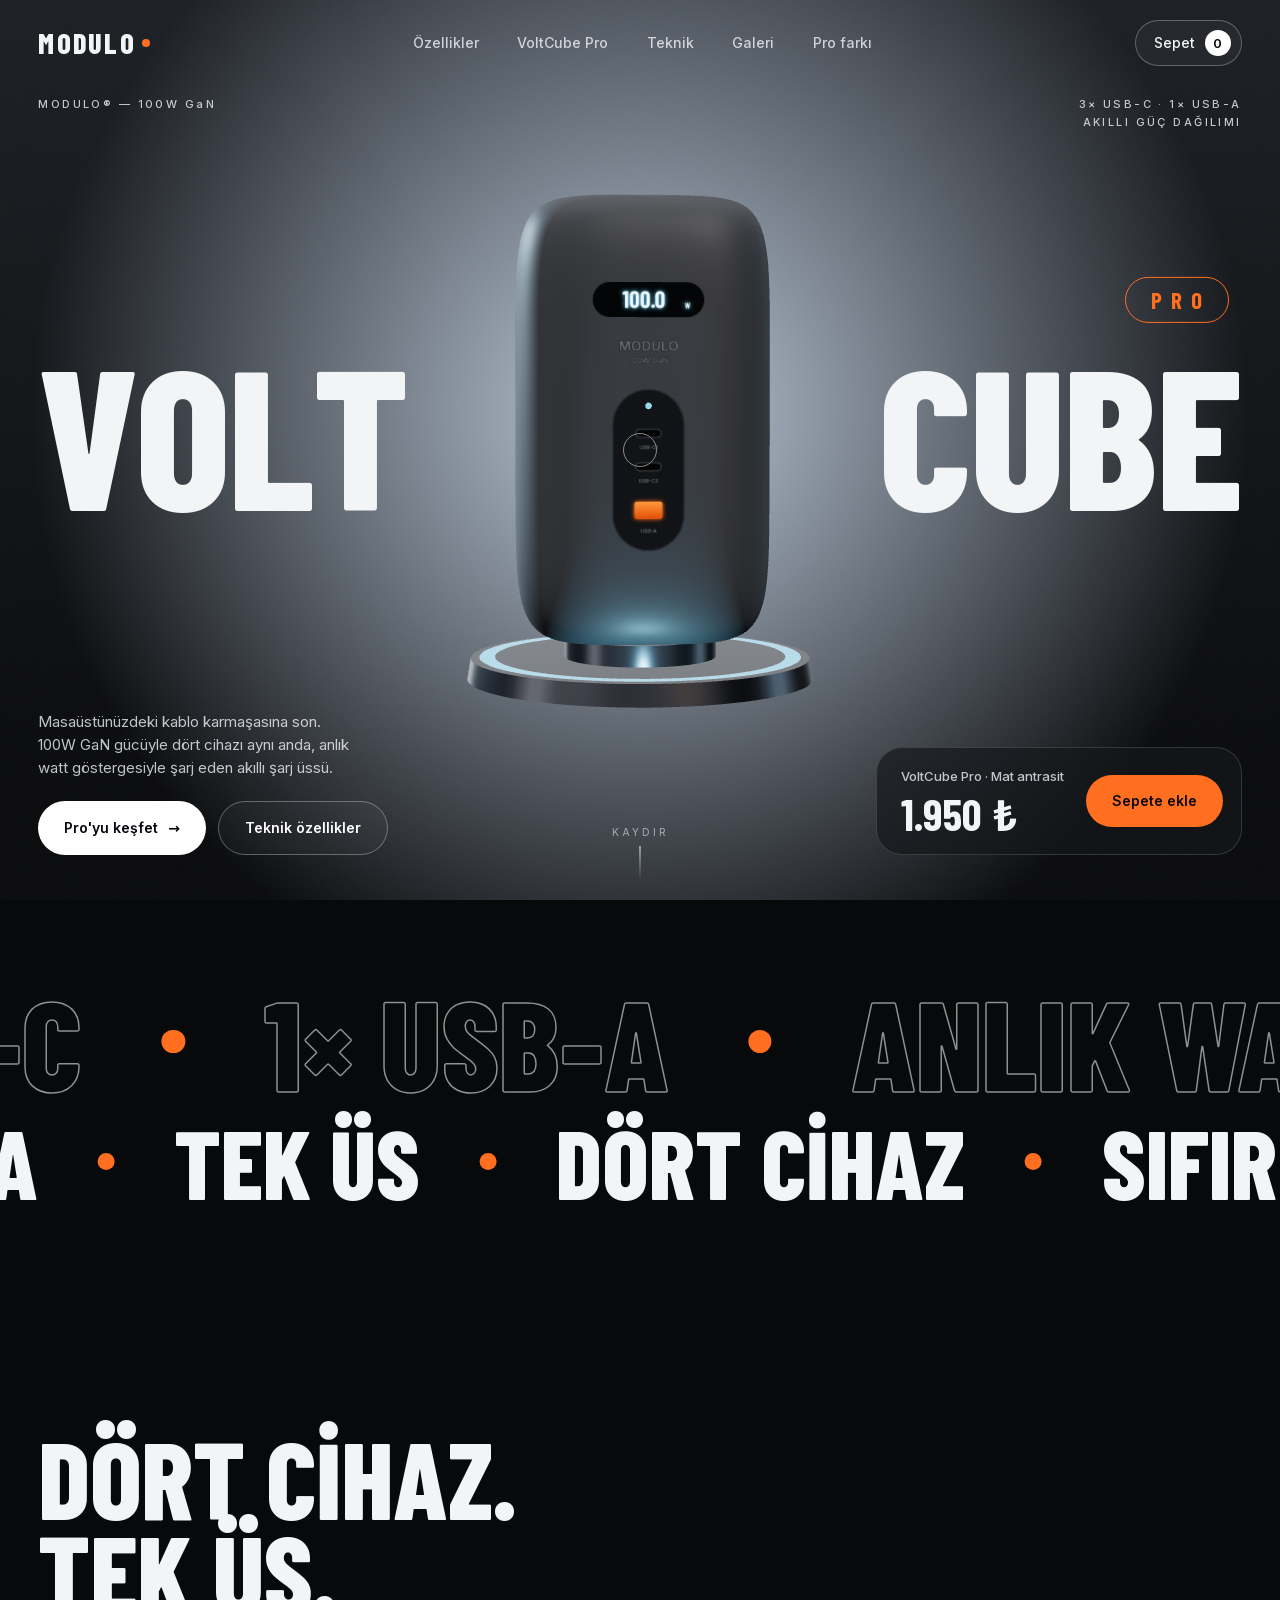
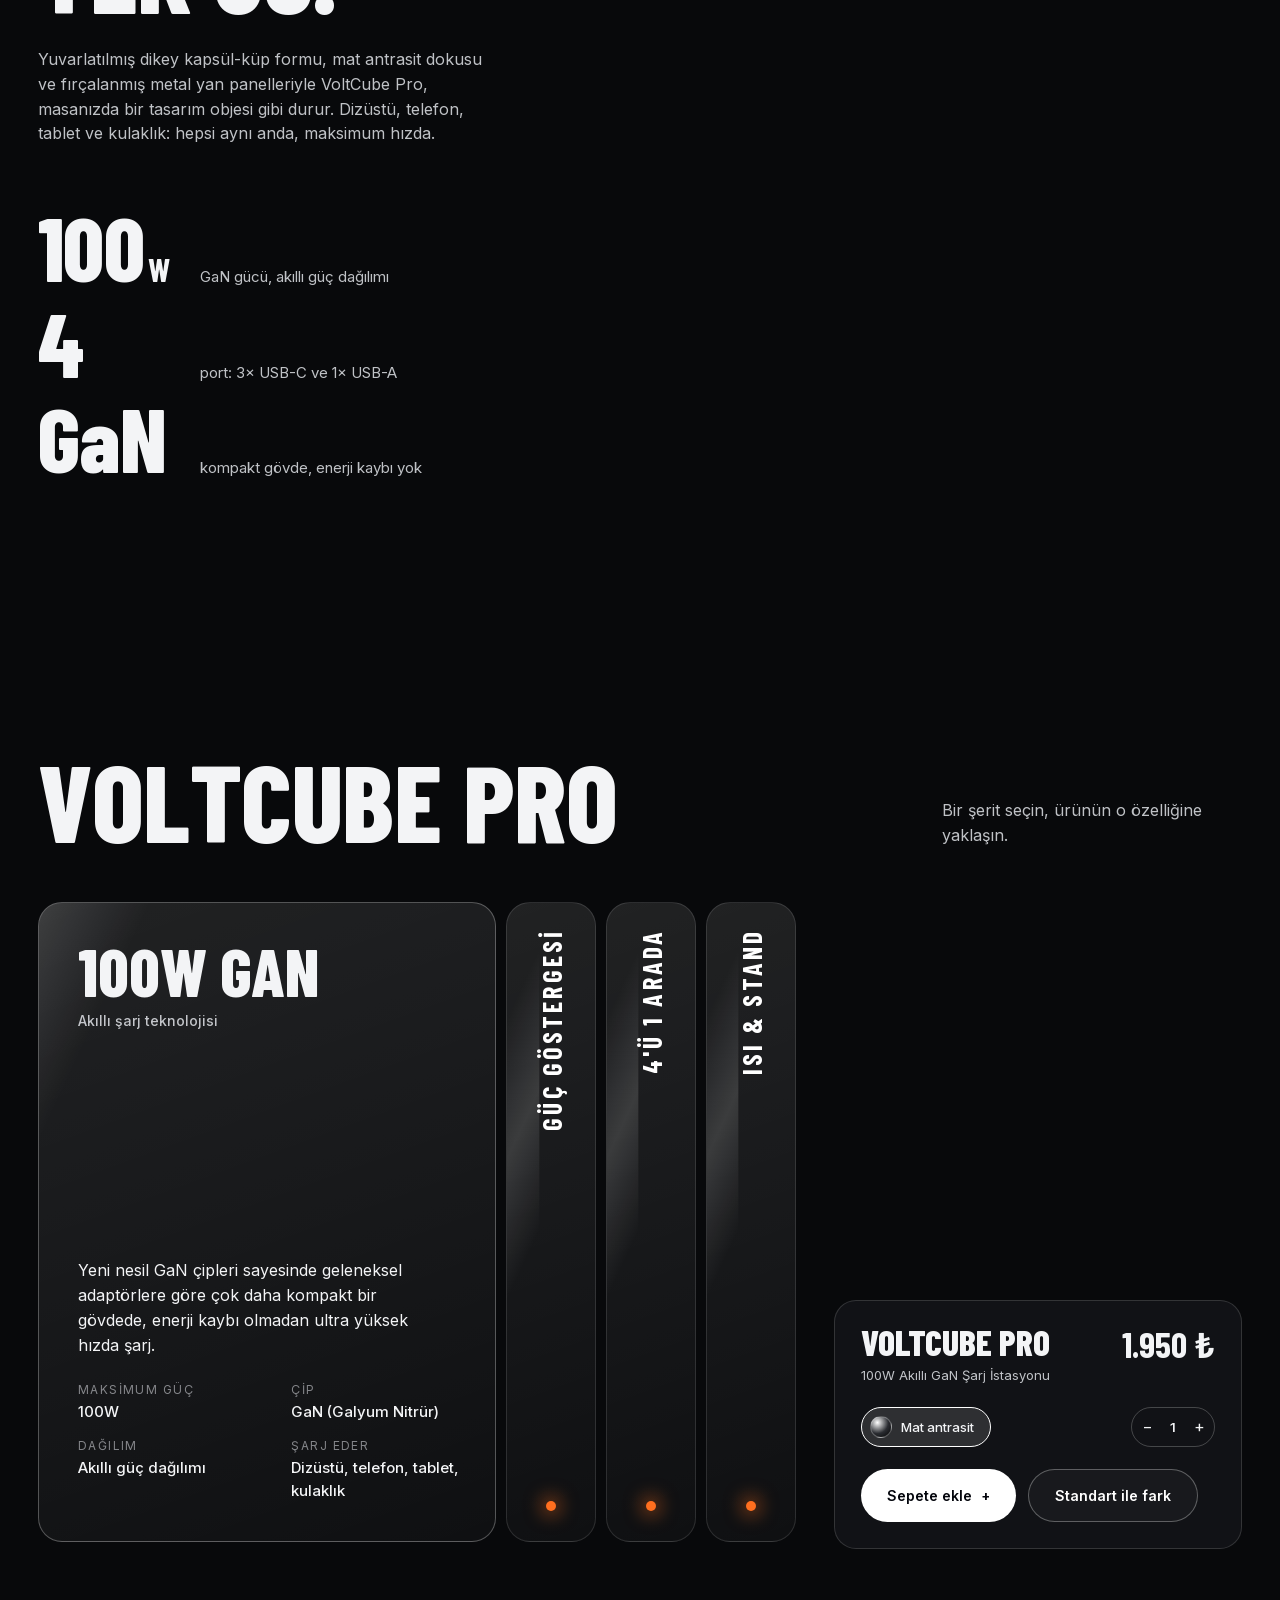
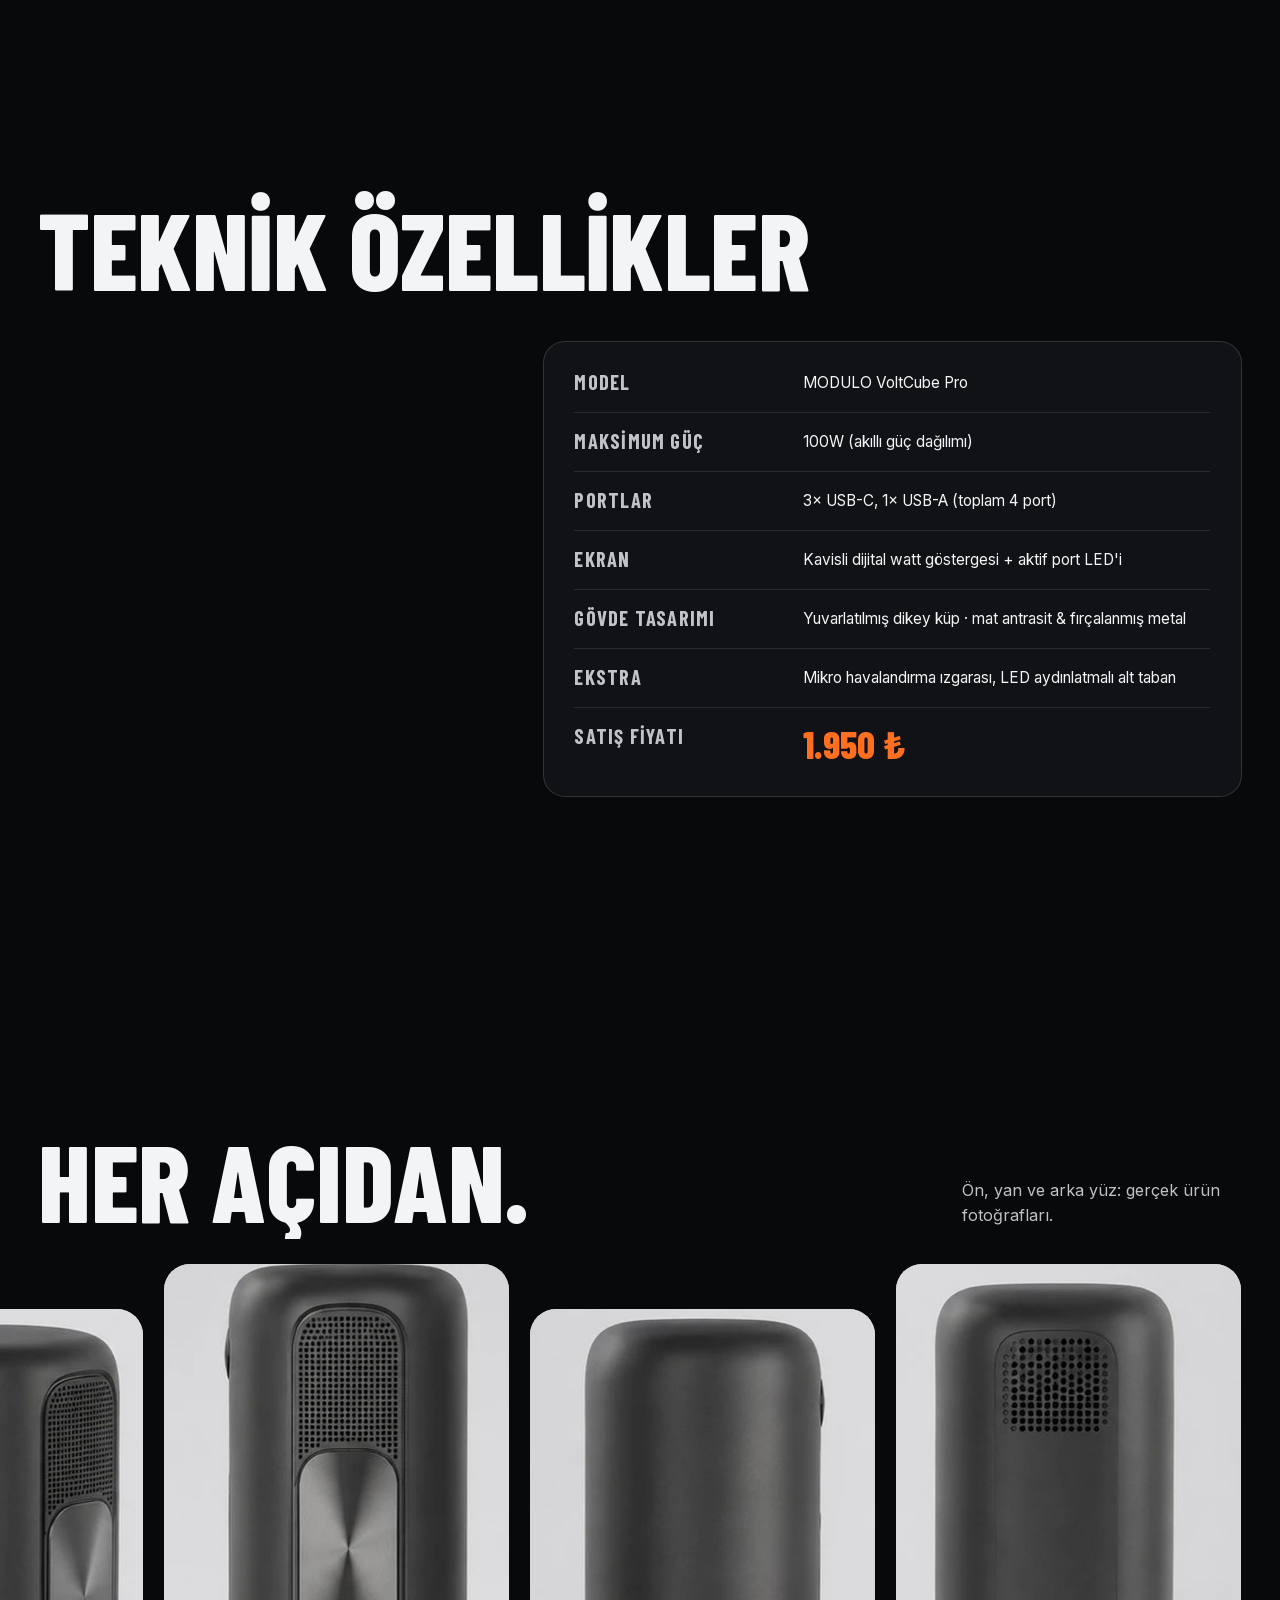
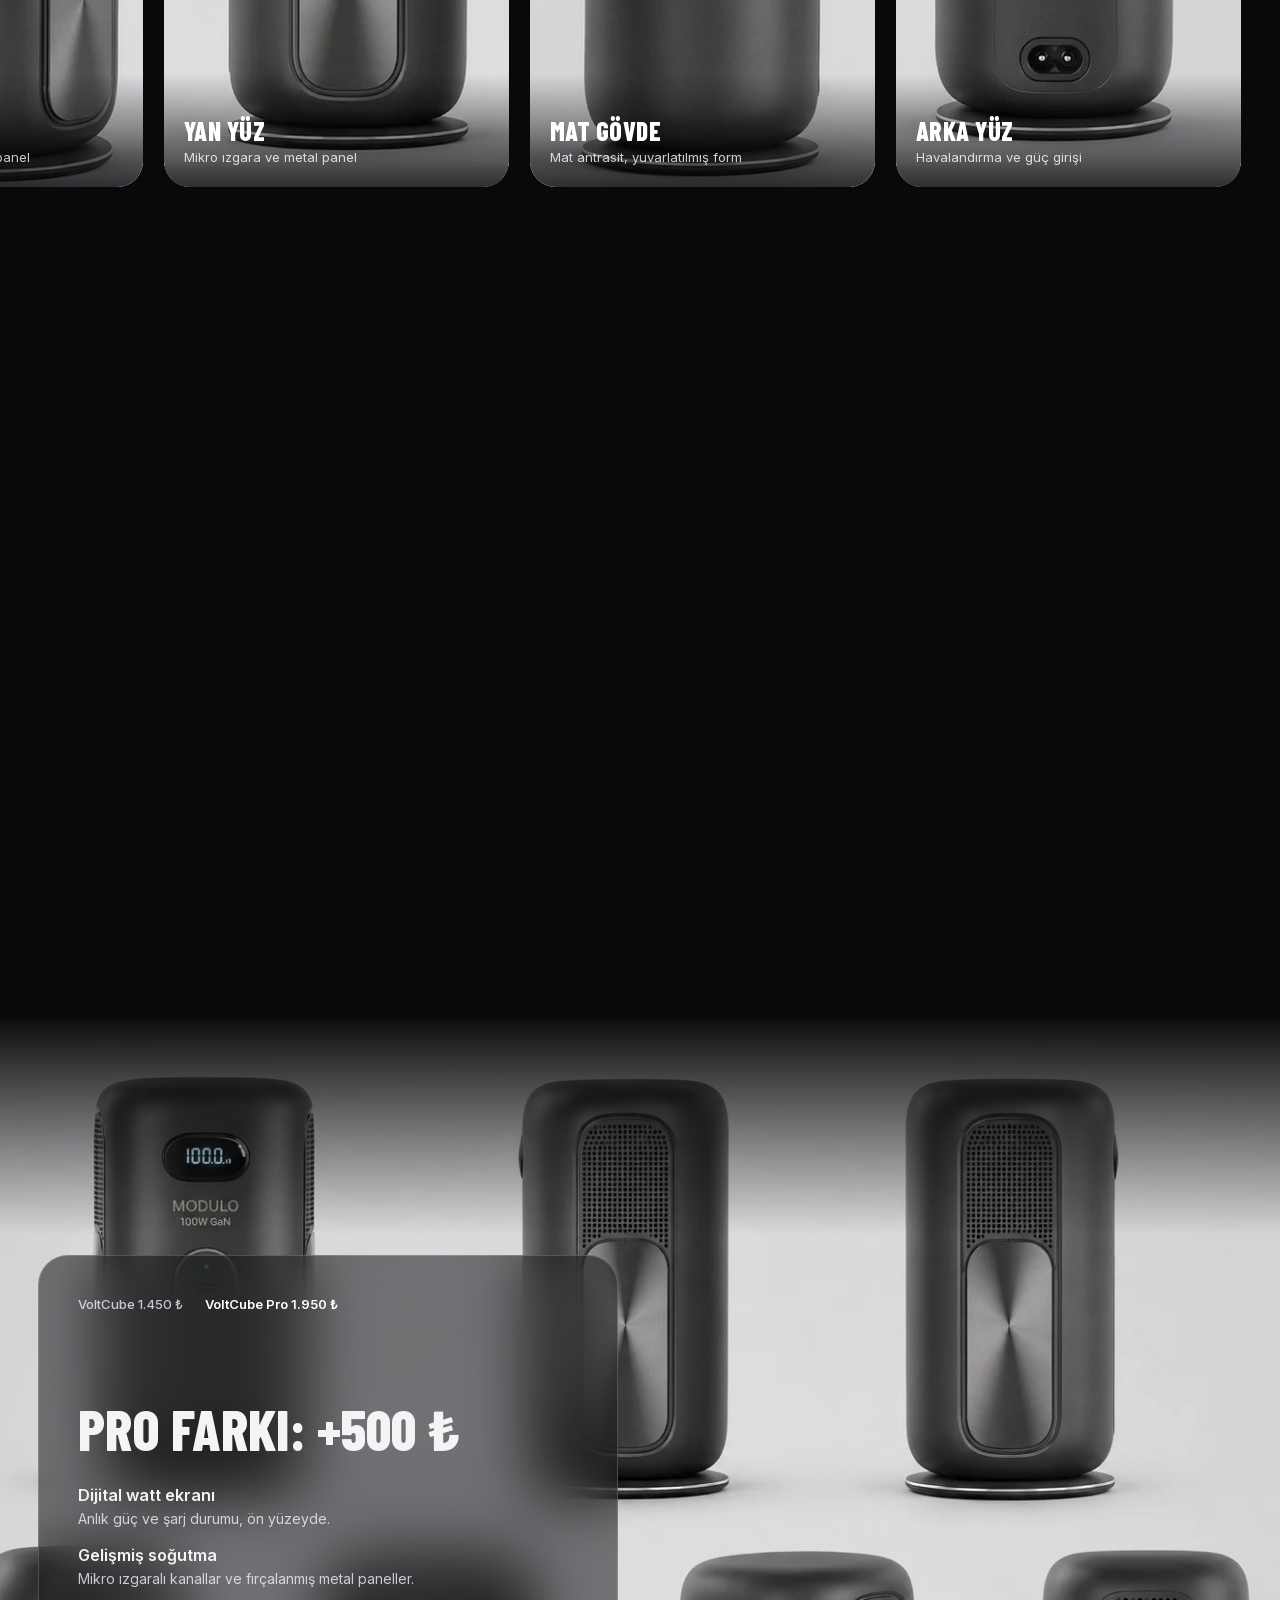
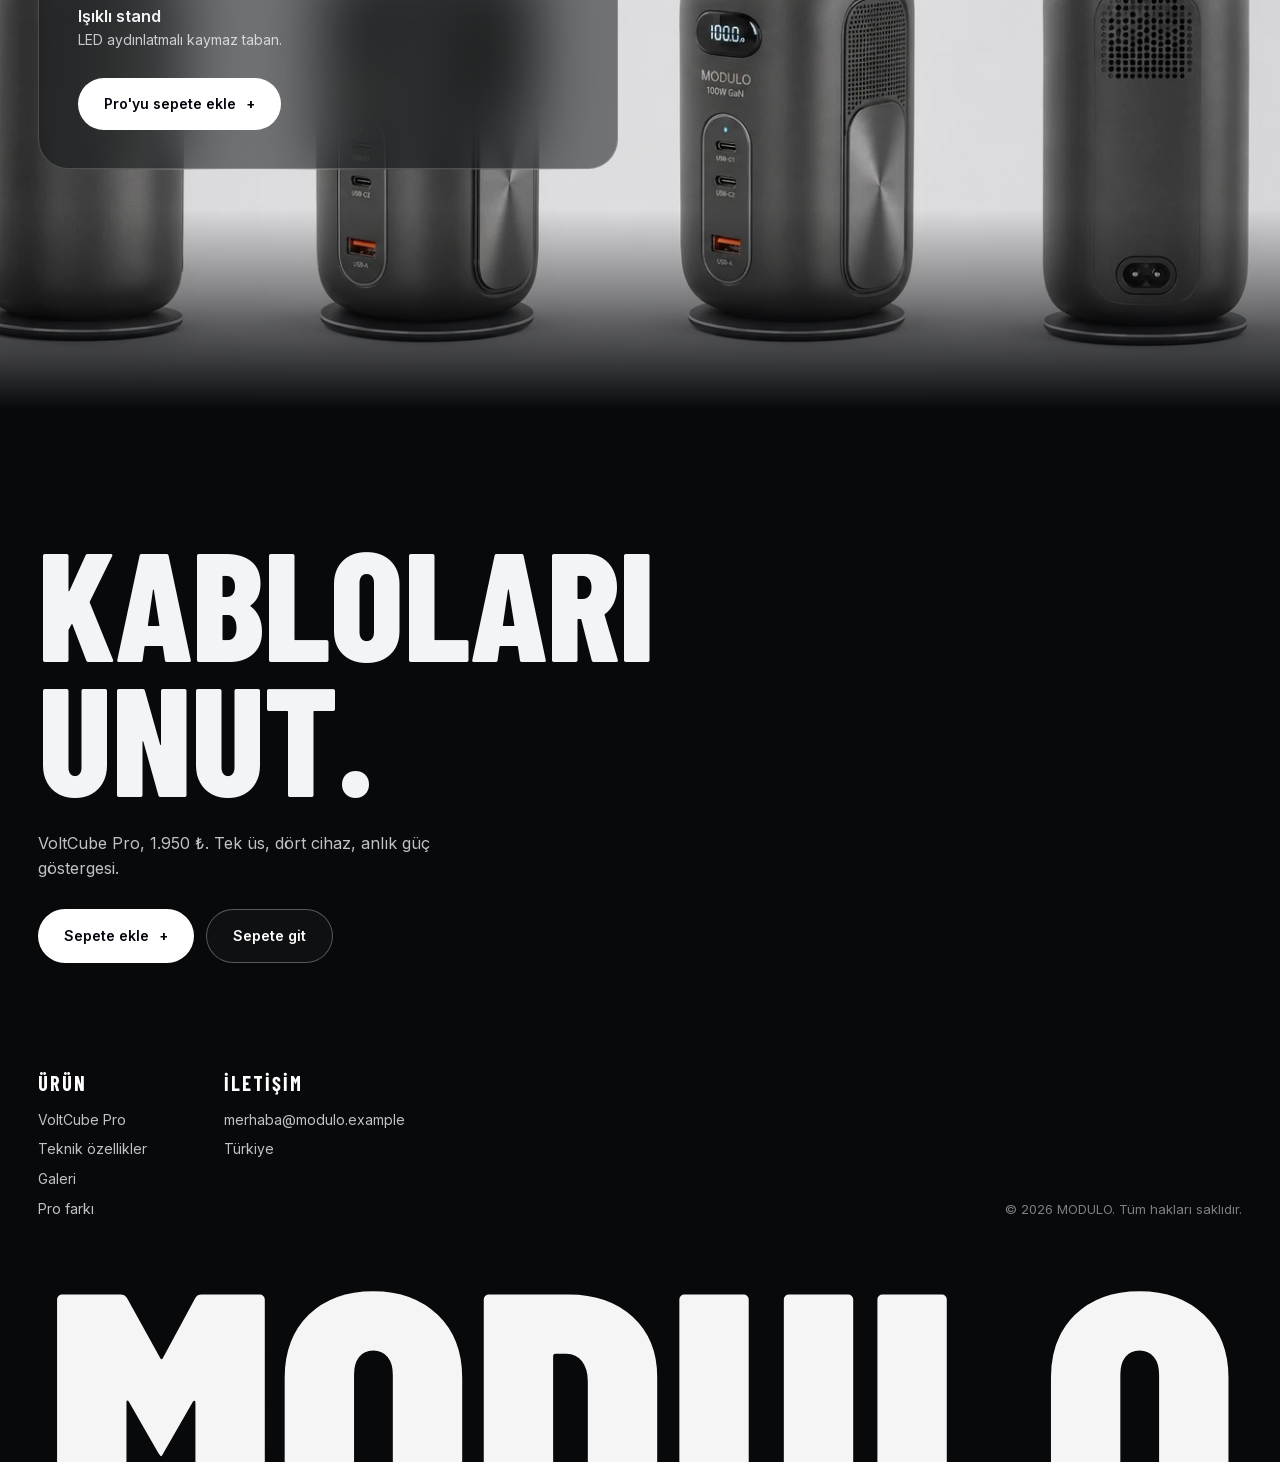
<file: index.html>
<!doctype html>
<html lang="tr">
<head>
<meta charset="utf-8">
<meta name="viewport" content="width=device-width,initial-scale=1">
<title>MODULO VoltCube Pro — 100W Akıllı GaN Şarj İstasyonu</title>
<meta name="referrer" content="no-referrer">
<meta http-equiv="Content-Security-Policy" content="default-src 'none'; script-src 'self' 'sha256-Du+OJKJSbdUgz5nrHeWWINvez6XKDDU/tyj/5c2uvwo='; style-src 'self' 'unsafe-inline'; font-src 'self'; img-src 'self' data:; connect-src 'self'; base-uri 'none'; form-action 'none'; object-src 'none'">
<meta name="description" content="MODULO VoltCube Pro: 100W GaN, 3× USB-C + 1× USB-A, anlık watt göstergesi ve ışıklı stand. Masaüstünüzdeki kablo karmaşasına son.">
<link rel="canonical" href="https://yusuftunga1.github.io/modulo-voltcube-pro/">
<meta name="theme-color" content="#08090b">
<meta property="og:type" content="website">
<meta property="og:locale" content="tr_TR">
<meta property="og:site_name" content="MODULO">
<meta property="og:title" content="MODULO VoltCube Pro — 100W Akıllı GaN Şarj İstasyonu">
<meta property="og:description" content="3 USB-C + 1 USB-A, 100W GaN, anlık watt göstergesi ve ışıklı stand. 1.950 ₺.">
<meta property="og:url" content="https://yusuftunga1.github.io/modulo-voltcube-pro/">
<meta property="og:image" content="https://yusuftunga1.github.io/modulo-voltcube-pro/assets/og.jpg">
<meta property="og:image:width" content="1200">
<meta property="og:image:height" content="630">
<meta name="twitter:card" content="summary_large_image">
<script type="application/ld+json">{"@context":"https://schema.org","@type":"Product","name":"MODULO VoltCube Pro","description":"100W akıllı GaN şarj istasyonu: 3 USB-C ve 1 USB-A port, anlık watt göstergesi, mikro ızgaralı soğutma ve ışıklı stand.","brand":{"@type":"Brand","name":"MODULO"},"image":"https://yusuftunga1.github.io/modulo-voltcube-pro/assets/view-front.jpg","url":"https://yusuftunga1.github.io/modulo-voltcube-pro/","offers":{"@type":"Offer","price":"1950","priceCurrency":"TRY","url":"https://yusuftunga1.github.io/modulo-voltcube-pro/"}}</script>
<link rel="icon" href="data:image/svg+xml,%3Csvg xmlns='http://www.w3.org/2000/svg' viewBox='0 0 32 32'%3E%3Crect x='7' y='3' width='18' height='26' rx='7' fill='%23222428'/%3E%3Crect x='11' y='8' width='10' height='4' rx='2' fill='%234aa8ff'/%3E%3C/svg%3E">
<link rel="preload" href="fonts/barlow-condensed-800-latin.woff2" as="font" type="font/woff2" crossorigin>
<link rel="preload" href="fonts/inter-400-latin.woff2" as="font" type="font/woff2" crossorigin>
<link rel="stylesheet" href="fonts/fonts.css">
<link rel="stylesheet" href="style.css">
<script>document.documentElement.classList.add('js')</script>
</head>
<body>
<a class="skip" href="#top">Ana içeriğe geç</a>

<div class="loader" id="loader" aria-hidden="true">
  <span class="loader-word">MODULO</span>
  <span class="loader-count" id="loaderCount">0</span>
</div>

<div class="ambient" id="ambient" aria-hidden="true"></div>
<canvas id="stage" aria-hidden="true"></canvas>
<div class="cursor" id="cursor" aria-hidden="true"></div>

<header class="nav" id="nav">
  <a class="logo" href="#top" aria-label="MODULO ana sayfa">MODULO<i></i></a>
  <nav class="nav-links" aria-label="Ana menü">
    <a href="#ozellikler">Özellikler</a>
    <a href="#urun">VoltCube Pro</a>
    <a href="#teknik">Teknik</a>
    <a href="#galeri">Galeri</a>
    <a href="#fark">Pro farkı</a>
  </nav>
  <div class="nav-r">
    <button class="cart-btn" id="cartOpen" aria-label="Sepeti aç" data-mag>
      <span>Sepet</span><b id="cartCount">0</b>
    </button>
    <button class="menu-btn" id="menuBtn" aria-label="Menüyü aç" aria-expanded="false" aria-controls="menu"><i></i><i></i></button>
  </div>
</header>
<div class="progress" id="progress" aria-hidden="true"></div>
<nav class="menu" id="menu" aria-label="Mobil menü" aria-hidden="true">
  <a href="#ozellikler">Özellikler</a>
  <a href="#urun">VoltCube Pro</a>
  <a href="#teknik">Teknik</a>
  <a href="#galeri">Galeri</a>
  <a href="#fark">Pro farkı</a>
  <button class="btn btn-accent" data-quick="pro">Sepete ekle · 1.950 ₺</button>
</nav>

<main id="top">

  <!-- HERO -->
  <section class="hero" id="hero" data-glow="#bccadb" data-c1="#1b1e23" data-c2="#08090b" data-gx="50%" data-gy="46%">
    <h1 class="hero-title" aria-label="MODULO VoltCube Pro">
      <span class="w w-l" aria-hidden="true" data-split="plain">Volt</span>
      <span class="w w-r" aria-hidden="true" data-split="plain">Cube</span>
      <span class="pro-tag" aria-hidden="true">PRO</span>
    </h1>
    <div class="anchor hero-anchor" data-anchor data-ry="0"></div>
    <p class="hud hud-l c" aria-hidden="true">MODULO® — 100W GaN</p>
    <p class="hud hud-r c" aria-hidden="true">3× USB-C · 1× USB-A<br>AKILLI GÜÇ DAĞILIMI</p>
    <div class="hero-meta c">
      <div class="hero-copy" data-r>
        <p>Masaüstünüzdeki kablo karmaşasına son. 100W GaN gücüyle dört cihazı aynı anda, anlık watt göstergesiyle şarj eden akıllı şarj üssü.</p>
        <div class="btns">
          <a class="btn btn-primary" href="#urun" data-mag>Pro'yu keşfet <span class="arr">→</span></a>
          <a class="btn btn-ghost" href="#teknik" data-mag>Teknik özellikler</a>
        </div>
      </div>
      <div class="hero-buy glass" data-r style="--d:150ms">
        <span class="hb-name">VoltCube Pro · Mat antrasit</span>
        <span class="hb-price">1.950 ₺</span>
        <button class="btn btn-accent" data-quick="pro" data-mag>Sepete ekle</button>
      </div>
    </div>
    <a class="scroll-cue c" href="#ozellikler" aria-label="Aşağı kaydır"><span>KAYDIR</span><i></i></a>
  </section>

  <!-- MARQUEE -->
  <section class="marq-wrap" aria-label="Öne çıkan özellikler">
    <div class="marq marq-outline c" data-dir="-1">
      <div class="marq-track"><span>100W GaN</span><i class="dot"></i><span>3× USB-C</span><i class="dot"></i><span>1× USB-A</span><i class="dot"></i><span>Anlık watt göstergesi</span><i class="dot"></i><span>Işıklı stand</span><i class="dot"></i></div>
    </div>
    <div class="marq marq-solid c" data-dir="1">
      <div class="marq-track"><span>Tek üs</span><i class="dot"></i><span>Dört cihaz</span><i class="dot"></i><span>Sıfır karmaşa</span><i class="dot"></i><span>Tek üs</span><i class="dot"></i><span>Dört cihaz</span><i class="dot"></i><span>Sıfır karmaşa</span><i class="dot"></i></div>
    </div>
  </section>

  <!-- FEEL -->
  <section class="feel" id="ozellikler" data-glow="#7f93a6" data-c1="#14161a" data-c2="#08090b" data-gx="78%" data-gy="45%">
    <div class="feel-grid c">
      <div class="feel-text">
        <h2 class="h2" data-split>Dört cihaz. Tek üs.</h2>
        <p class="lead" data-r>Yuvarlatılmış dikey kapsül-küp formu, mat antrasit dokusu ve fırçalanmış metal yan panelleriyle VoltCube Pro, masanızda bir tasarım objesi gibi durur. Dizüstü, telefon, tablet ve kulaklık: hepsi aynı anda, maksimum hızda.</p>
        <ul class="stats">
          <li data-r><b class="num"><span data-count="100">100</span><small class="unit">W</small></b><span class="lbl">GaN gücü, akıllı güç dağılımı</span></li>
          <li data-r style="--d:90ms"><b class="num"><span data-count="4">4</span></b><span class="lbl">port: 3× USB-C ve 1× USB-A</span></li>
          <li data-r style="--d:180ms"><b class="num">GaN</b><span class="lbl">kompakt gövde, enerji kaybı yok</span></li>
        </ul>
      </div>
      <div class="anchor feel-anchor" data-anchor data-ry=".55"></div>
    </div>
  </section>

  <!-- PRODUCT / FEATURES -->
  <section class="coll" id="urun" data-glow="#8aa0b4" data-c1="#14161a" data-c2="#08090b" data-gx="72%" data-gy="52%">
    <div class="coll-head c">
      <h2 class="h2" data-split>VoltCube Pro</h2>
      <p class="lead" data-r>Bir şerit seçin, ürünün o özelliğine yaklaşın.</p>
    </div>
    <div class="coll-grid c">
      <div class="strips" id="strips" role="group" aria-label="Özellik seçimi">
        <article class="strip on" data-f="gan">
          <button class="strip-btn" aria-pressed="true" aria-label="100W GaN akıllı şarj teknolojisi"></button>
          <span class="strip-v" aria-hidden="true">100W GaN</span>
          <span class="strip-g" aria-hidden="true"></span>
          <div class="strip-body">
            <h3>100W GaN</h3>
            <p class="type">Akıllı şarj teknolojisi</p>
            <p class="desc">Yeni nesil GaN çipleri sayesinde geleneksel adaptörlere göre çok daha kompakt bir gövdede, enerji kaybı olmadan ultra yüksek hızda şarj.</p>
            <dl>
              <div><dt>Maksimum güç</dt><dd>100W</dd></div>
              <div><dt>Çip</dt><dd>GaN (Galyum Nitrür)</dd></div>
              <div><dt>Dağılım</dt><dd>Akıllı güç dağılımı</dd></div>
              <div><dt>Şarj eder</dt><dd>Dizüstü, telefon, tablet, kulaklık</dd></div>
            </dl>
          </div>
        </article>
        <article class="strip" data-f="display">
          <button class="strip-btn" aria-pressed="false" aria-label="Anlık LED güç göstergesi"></button>
          <span class="strip-v" aria-hidden="true">Güç göstergesi</span>
          <span class="strip-g" aria-hidden="true"></span>
          <div class="strip-body">
            <h3>Güç göstergesi</h3>
            <p class="type">Anlık LED ekran</p>
            <p class="desc">Ön yüzeydeki akıllı dijital ekran ve durum LED'leri, bağlı cihazlara aktarılan anlık gücü (Watt) ve şarj durumunu gerçek zamanlı gösterir.</p>
            <dl>
              <div><dt>Ekran</dt><dd>Kavisli dijital</dd></div>
              <div><dt>Gösterge</dt><dd>Anlık Watt değeri</dd></div>
              <div><dt>Durum</dt><dd>Aktif port LED'i</dd></div>
              <div><dt>Takip</dt><dd>Gerçek zamanlı</dd></div>
            </dl>
          </div>
        </article>
        <article class="strip" data-f="ports">
          <button class="strip-btn" aria-pressed="false" aria-label="4'ü 1 arada multi-port çıkışı"></button>
          <span class="strip-v" aria-hidden="true">4'ü 1 arada</span>
          <span class="strip-g" aria-hidden="true"></span>
          <div class="strip-body">
            <h3>4'ü 1 arada</h3>
            <p class="type">Multi-port çıkış</p>
            <p class="desc">3 yüksek hızlı USB-C ve 1 USB-A ile aynı anda 4 cihazı besler. Akıllı güç dağılımı her cihaza ihtiyacı olan akımı otomatik yönlendirir.</p>
            <dl>
              <div><dt>USB-C</dt><dd>3 adet</dd></div>
              <div><dt>USB-A</dt><dd>1 adet</dd></div>
              <div><dt>Toplam</dt><dd>4 port</dd></div>
              <div><dt>Akım</dt><dd>Otomatik yönlendirme</dd></div>
            </dl>
          </div>
        </article>
        <article class="strip" data-f="cool">
          <button class="strip-btn" aria-pressed="false" aria-label="Premium ısı kontrolü ve ışıklı stand"></button>
          <span class="strip-v" aria-hidden="true">Isı &amp; stand</span>
          <span class="strip-g" aria-hidden="true"></span>
          <div class="strip-body">
            <h3>Isı &amp; stand</h3>
            <p class="type">Premium ısı kontrolü</p>
            <p class="desc">Mikro ızgaralı havalandırma kanalları ve fırçalanmış metal paneller tam yükte bile serin tutar. Işıklı kaymaz taban masanıza modern bir dokunuş katar.</p>
            <dl>
              <div><dt>Havalandırma</dt><dd>Mikro ızgara</dd></div>
              <div><dt>Yan panel</dt><dd>Fırçalanmış metal</dd></div>
              <div><dt>Taban</dt><dd>LED aydınlatmalı</dd></div>
              <div><dt>Yüzey</dt><dd>Kaymaz</dd></div>
            </dl>
          </div>
        </article>
      </div>

      <div class="buy">
        <div class="anchor coll-anchor" data-anchor data-feature></div>
        <div class="buy-card glass">
          <div class="buy-top">
            <div><span class="buy-name">VoltCube Pro</span><span class="buy-type">100W Akıllı GaN Şarj İstasyonu</span></div>
            <span class="buy-price">1.950 ₺</span>
          </div>
          <div class="swatches" role="group" aria-label="Renk">
            <button class="sw-btn on" aria-pressed="true" style="--c:#2a2c31"><i></i>Mat antrasit</button>
            <div class="qty qty-buy"><button id="qMinus" aria-label="Azalt">−</button><span id="qVal">1</span><button id="qPlus" aria-label="Artır">+</button></div>
          </div>
          <div class="btns">
            <button class="btn btn-primary" id="addBtn" data-mag>Sepete ekle <span class="arr">+</span></button>
            <a class="btn btn-ghost" href="#fark" data-mag>Standart ile fark</a>
          </div>
        </div>
      </div>
    </div>
  </section>

  <!-- TECH TABLE -->
  <section class="tech" id="teknik" data-glow="#6f8396" data-c1="#121418" data-c2="#08090b" data-gx="25%" data-gy="55%">
    <div class="tech-head c">
      <h2 class="h2" data-split>Teknik özellikler</h2>
    </div>
    <div class="tech-grid c">
      <div class="anchor tech-anchor" data-anchor data-ry="-.5"></div>
      <div class="spec glass" data-r>
        <table>
          <caption class="sr">MODULO VoltCube Pro teknik özet</caption>
          <tbody>
            <tr><th scope="row">Model</th><td>MODULO VoltCube Pro</td></tr>
            <tr><th scope="row">Maksimum güç</th><td>100W (akıllı güç dağılımı)</td></tr>
            <tr><th scope="row">Portlar</th><td>3× USB-C, 1× USB-A (toplam 4 port)</td></tr>
            <tr><th scope="row">Ekran</th><td>Kavisli dijital watt göstergesi + aktif port LED'i</td></tr>
            <tr><th scope="row">Gövde tasarımı</th><td>Yuvarlatılmış dikey küp · mat antrasit &amp; fırçalanmış metal</td></tr>
            <tr><th scope="row">Ekstra</th><td>Mikro havalandırma ızgarası, LED aydınlatmalı alt taban</td></tr>
            <tr><th scope="row">Satış fiyatı</th><td><b>1.950 ₺</b></td></tr>
          </tbody>
        </table>
      </div>
    </div>
  </section>

  <!-- GALLERY (real product photos, horizontal scroll) -->
  <section class="gal" id="galeri" data-glow="#8aa0b4" data-c1="#14161a" data-c2="#08090b" data-gx="50%" data-gy="55%">
    <div class="anchor hide-anchor gal-hide" data-anchor data-hide></div>
    <div class="gal-pin">
      <div class="gal-head c">
        <h2 class="h2" data-split>Her açıdan.</h2>
        <p class="lead" data-r>Ön, yan ve arka yüz: gerçek ürün fotoğrafları.</p>
      </div>
      <div class="gal-track c" id="galTrack">
        <figure class="shot"><img src="assets/view-front.jpg" alt="MODULO VoltCube Pro ön yüz: dijital watt ekranı, iki USB-C ve bir USB-A portu" width="680" height="940" loading="lazy"><figcaption><b>Ön yüz</b><span>Dijital watt ekranı ve portlar</span></figcaption></figure>
        <figure class="shot"><img src="assets/view-angle.jpg" alt="VoltCube Pro üç çeyrek görünüm, fırçalanmış metal yan panel" width="680" height="940" loading="lazy"><figcaption><b>Üç çeyrek</b><span>Ön yüz ve fırçalanmış metal panel</span></figcaption></figure>
        <figure class="shot"><img src="assets/view-side.jpg" alt="VoltCube Pro yan yüz: mikro ızgara ve fırçalanmış metal panel" width="680" height="940" loading="lazy"><figcaption><b>Yan yüz</b><span>Mikro ızgara ve metal panel</span></figcaption></figure>
        <figure class="shot"><img src="assets/view-plain.jpg" alt="VoltCube Pro sade yan yüz, mat antrasit gövde ve ışıklı taban" width="680" height="940" loading="lazy"><figcaption><b>Mat gövde</b><span>Mat antrasit, yuvarlatılmış form</span></figcaption></figure>
        <figure class="shot"><img src="assets/view-back.jpg" alt="VoltCube Pro arka yüz: havalandırma ızgarası ve güç girişi" width="680" height="940" loading="lazy"><figcaption><b>Arka yüz</b><span>Havalandırma ve güç girişi</span></figcaption></figure>
      </div>
    </div>
  </section>

  <!-- PRO DIFFERENCE (real product photo + glass) -->
  <section class="glass-sec" id="fark" data-glow="#9aa4ae" data-c1="#101215" data-c2="#08090b" data-gx="60%" data-gy="50%">
    <div class="photo" aria-hidden="true"></div>
    <div class="anchor hide-anchor" data-anchor data-hide></div>
    <div class="gpanel c" data-r>
      <p class="gp-tabs"><span>VoltCube 1.450 ₺</span><span class="on">VoltCube Pro 1.950 ₺</span></p>
      <h2>Pro farkı: +500 ₺</h2>
      <ul>
        <li><b>Dijital watt ekranı</b><span>Anlık güç ve şarj durumu, ön yüzeyde.</span></li>
        <li><b>Gelişmiş soğutma</b><span>Mikro ızgaralı kanallar ve fırçalanmış metal paneller.</span></li>
        <li><b>Işıklı stand</b><span>LED aydınlatmalı kaymaz taban.</span></li>
      </ul>
      <button class="btn btn-primary" data-quick="pro" data-mag>Pro'yu sepete ekle <span class="arr">+</span></button>
    </div>
  </section>

  <!-- CTA / FOOTER -->
  <section class="cta" id="satin-al" data-glow="#a9b8c8" data-c1="#17191d" data-c2="#08090b" data-gx="50%" data-gy="95%">
    <div class="cta-grid c">
      <div>
        <h2 class="h2 h2-xl" data-split>Kabloları unut.</h2>
        <p class="lead" data-r>VoltCube Pro, 1.950 ₺. Tek üs, dört cihaz, anlık güç göstergesi.</p>
        <div class="btns" data-r>
          <button class="btn btn-primary" data-quick="pro" data-mag>Sepete ekle <span class="arr">+</span></button>
          <button class="btn btn-ghost" data-open-cart data-mag>Sepete git</button>
        </div>
      </div>
      <div class="anchor cta-anchor" data-anchor data-ry=".35"></div>
    </div>
    <footer class="foot c">
      <div class="foot-cols">
        <div><h4>Ürün</h4><a href="#urun">VoltCube Pro</a><a href="#teknik">Teknik özellikler</a><a href="#galeri">Galeri</a><a href="#fark">Pro farkı</a></div>
        <div><h4>İletişim</h4><a href="mailto:merhaba@modulo.example">merhaba@modulo.example</a><span>Türkiye</span></div>
      </div>
      <p class="copy">© 2026 MODULO. Tüm hakları saklıdır.</p>
    </footer>
    <div class="giant c" aria-hidden="true"><span class="fit">MODULO</span></div>
  </section>
</main>

<div class="scrim" id="scrim"></div>
<aside class="cart" id="cart" aria-hidden="true" aria-label="Sepet">
  <div class="cart-head">
    <h3>Sepetiniz</h3>
    <button id="cartClose" class="x" aria-label="Sepeti kapat">×</button>
  </div>
  <ul class="cart-list" id="cartList"></ul>
  <div class="cart-empty" id="cartEmpty">
    <p>Sepetiniz boş.</p>
    <a class="btn btn-ghost" href="#urun" data-close-cart>Ürüne git</a>
  </div>
  <div class="cart-foot" id="cartFoot">
    <div class="row"><span>Ara toplam</span><b id="cSub">0 ₺</b></div>
    <div class="row"><span>Kargo</span><b>Sipariş sırasında</b></div>
    <div class="row total"><span>Toplam</span><b id="cTotal">0 ₺</b></div>
    <a class="btn btn-primary btn-wide" id="checkout" href="#">Siparişi tamamla <span class="arr">→</span></a>
    <button class="btn btn-ghost btn-wide" id="copyOrder" type="button">Sipariş özetini kopyala</button>
  </div>
</aside>
<div class="toast" id="toast" role="status" aria-live="polite"></div>

<script src="vendor/three.min.js" integrity="sha512-dLxUelApnYxpLt6K2iomGngnHO83iUvZytA3YjDUCjT0HDOHKXnVYdf3hU4JjM8uEhxf9nD1/ey98U3t2vZ0qQ=="></script>
<script src="app.js"></script>
</body>
</html>
</file>
<file: fonts/fonts.css>
/* Barlow Condensed ve Inter (SIL OFL 1.1), kendi sunucumuzdan; yalnızca latin ve latin-ext (Türkçe) */
@font-face{font-family:'Barlow Condensed';font-style:normal;font-weight:500;font-display:swap;src:url(barlow-condensed-500-latin-ext.woff2) format('woff2');unicode-range:U+0100-02BA, U+02BD-02C5, U+02C7-02CC, U+02CE-02D7, U+02DD-02FF, U+0304, U+0308, U+0329, U+1D00-1DBF, U+1E00-1E9F, U+1EF2-1EFF, U+2020, U+20A0-20AB, U+20AD-20C4, U+2113, U+2C60-2C7F, U+A720-A7FF}
@font-face{font-family:'Barlow Condensed';font-style:normal;font-weight:500;font-display:swap;src:url(barlow-condensed-500-latin.woff2) format('woff2');unicode-range:U+0000-00FF, U+0131, U+0152-0153, U+02BB-02BC, U+02C6, U+02DA, U+02DC, U+0304, U+0308, U+0329, U+2000-206F, U+20AC, U+2122, U+2191, U+2193, U+2212, U+2215, U+FEFF, U+FFFD}
@font-face{font-family:'Barlow Condensed';font-style:normal;font-weight:700;font-display:swap;src:url(barlow-condensed-700-latin-ext.woff2) format('woff2');unicode-range:U+0100-02BA, U+02BD-02C5, U+02C7-02CC, U+02CE-02D7, U+02DD-02FF, U+0304, U+0308, U+0329, U+1D00-1DBF, U+1E00-1E9F, U+1EF2-1EFF, U+2020, U+20A0-20AB, U+20AD-20C4, U+2113, U+2C60-2C7F, U+A720-A7FF}
@font-face{font-family:'Barlow Condensed';font-style:normal;font-weight:700;font-display:swap;src:url(barlow-condensed-700-latin.woff2) format('woff2');unicode-range:U+0000-00FF, U+0131, U+0152-0153, U+02BB-02BC, U+02C6, U+02DA, U+02DC, U+0304, U+0308, U+0329, U+2000-206F, U+20AC, U+2122, U+2191, U+2193, U+2212, U+2215, U+FEFF, U+FFFD}
@font-face{font-family:'Barlow Condensed';font-style:normal;font-weight:800;font-display:swap;src:url(barlow-condensed-800-latin-ext.woff2) format('woff2');unicode-range:U+0100-02BA, U+02BD-02C5, U+02C7-02CC, U+02CE-02D7, U+02DD-02FF, U+0304, U+0308, U+0329, U+1D00-1DBF, U+1E00-1E9F, U+1EF2-1EFF, U+2020, U+20A0-20AB, U+20AD-20C4, U+2113, U+2C60-2C7F, U+A720-A7FF}
@font-face{font-family:'Barlow Condensed';font-style:normal;font-weight:800;font-display:swap;src:url(barlow-condensed-800-latin.woff2) format('woff2');unicode-range:U+0000-00FF, U+0131, U+0152-0153, U+02BB-02BC, U+02C6, U+02DA, U+02DC, U+0304, U+0308, U+0329, U+2000-206F, U+20AC, U+2122, U+2191, U+2193, U+2212, U+2215, U+FEFF, U+FFFD}
@font-face{font-family:'Inter';font-style:normal;font-weight:400;font-display:swap;src:url(inter-400-latin-ext.woff2) format('woff2');unicode-range:U+0100-02BA, U+02BD-02C5, U+02C7-02CC, U+02CE-02D7, U+02DD-02FF, U+0304, U+0308, U+0329, U+1D00-1DBF, U+1E00-1E9F, U+1EF2-1EFF, U+2020, U+20A0-20AB, U+20AD-20C4, U+2113, U+2C60-2C7F, U+A720-A7FF}
@font-face{font-family:'Inter';font-style:normal;font-weight:400;font-display:swap;src:url(inter-400-latin.woff2) format('woff2');unicode-range:U+0000-00FF, U+0131, U+0152-0153, U+02BB-02BC, U+02C6, U+02DA, U+02DC, U+0304, U+0308, U+0329, U+2000-206F, U+20AC, U+2122, U+2191, U+2193, U+2212, U+2215, U+FEFF, U+FFFD}
@font-face{font-family:'Inter';font-style:normal;font-weight:500;font-display:swap;src:url(inter-400-latin-ext.woff2) format('woff2');unicode-range:U+0100-02BA, U+02BD-02C5, U+02C7-02CC, U+02CE-02D7, U+02DD-02FF, U+0304, U+0308, U+0329, U+1D00-1DBF, U+1E00-1E9F, U+1EF2-1EFF, U+2020, U+20A0-20AB, U+20AD-20C4, U+2113, U+2C60-2C7F, U+A720-A7FF}
@font-face{font-family:'Inter';font-style:normal;font-weight:500;font-display:swap;src:url(inter-400-latin.woff2) format('woff2');unicode-range:U+0000-00FF, U+0131, U+0152-0153, U+02BB-02BC, U+02C6, U+02DA, U+02DC, U+0304, U+0308, U+0329, U+2000-206F, U+20AC, U+2122, U+2191, U+2193, U+2212, U+2215, U+FEFF, U+FFFD}
@font-face{font-family:'Inter';font-style:normal;font-weight:600;font-display:swap;src:url(inter-400-latin-ext.woff2) format('woff2');unicode-range:U+0100-02BA, U+02BD-02C5, U+02C7-02CC, U+02CE-02D7, U+02DD-02FF, U+0304, U+0308, U+0329, U+1D00-1DBF, U+1E00-1E9F, U+1EF2-1EFF, U+2020, U+20A0-20AB, U+20AD-20C4, U+2113, U+2C60-2C7F, U+A720-A7FF}
@font-face{font-family:'Inter';font-style:normal;font-weight:600;font-display:swap;src:url(inter-400-latin.woff2) format('woff2');unicode-range:U+0000-00FF, U+0131, U+0152-0153, U+02BB-02BC, U+02C6, U+02DA, U+02DC, U+0304, U+0308, U+0329, U+2000-206F, U+20AC, U+2122, U+2191, U+2193, U+2212, U+2215, U+FEFF, U+FFFD}
</file>
<file: style.css>
@property --glow{syntax:'<color>';inherits:true;initial-value:#a9b8c8}
@property --c1{syntax:'<color>';inherits:true;initial-value:#17191d}
@property --c2{syntax:'<color>';inherits:true;initial-value:#08090b}
@property --gx{syntax:'<percentage>';inherits:true;initial-value:50%}
@property --gy{syntax:'<percentage>';inherits:true;initial-value:28%}

:root{
  --bg:#08090b; --ink:#f3f4f6; --ink2:rgba(244,246,251,.78); --ink3:rgba(244,246,251,.5);
  --blue:#5fd4ff; --red:#ff6f1f;
  --line:rgba(255,255,255,.14); --glass:rgba(255,255,255,.06);
  --m:clamp(16px,3vw,48px);
  --disp:'Barlow Condensed','Arial Narrow',Impact,sans-serif;
  --body:'Inter',system-ui,-apple-system,'Segoe UI',sans-serif;
  --ease:cubic-bezier(.2,.8,.2,1);
}
*{box-sizing:border-box;margin:0;padding:0}
html{scroll-behavior:smooth;-webkit-text-size-adjust:100%}
body{background:var(--bg);color:var(--ink);font:400 16px/1.55 var(--body);overflow-x:hidden;-webkit-font-smoothing:antialiased}
body.lock{overflow:hidden}
a{color:inherit;text-decoration:none}
button{font:inherit;color:inherit;background:none;border:0;cursor:pointer}
ul{list-style:none}
:focus-visible{outline:2px solid var(--blue);outline-offset:3px}
::selection{background:var(--blue);color:#000}

/* ambient + canvas + grain */
.ambient{position:fixed;inset:0;z-index:0;
  background:
    radial-gradient(70vmax 70vmax at var(--gx) var(--gy), var(--glow), transparent 68%),
    linear-gradient(180deg,var(--c1),var(--c2) 85%);
  transition:--glow 1.4s ease,--c1 1.4s ease,--c2 1.4s ease,--gx 1.6s ease,--gy 1.6s ease}
.ambient::after{content:"";position:absolute;inset:0;opacity:.05;
  background-image:url("data:image/svg+xml,%3Csvg xmlns='http://www.w3.org/2000/svg' width='180' height='180'%3E%3Cfilter id='n'%3E%3CfeTurbulence type='fractalNoise' baseFrequency='.9' numOctaves='2' stitchTiles='stitch'/%3E%3C/filter%3E%3Crect width='100%25' height='100%25' filter='url(%23n)'/%3E%3C/svg%3E")}
#stage{position:fixed;inset:0;width:100%;height:100%;z-index:2;pointer-events:none}
main,section{position:relative}
.c{position:relative;z-index:3}

/* loader */
.loader{position:fixed;inset:0;z-index:300;background:#08090b;display:none;align-items:center;justify-content:center;flex-direction:column;gap:12px;
  transition:transform 1s var(--ease) .1s}
.js .loader{display:flex}
.loader.done{transform:translateY(-100%)}
.loader-word{font:800 clamp(80px,18vw,240px)/.85 var(--disp);letter-spacing:.02em}
.loader-count{font:500 14px var(--body);letter-spacing:.3em;color:var(--ink3)}

/* cursor */
.cursor{display:none;position:fixed;left:0;top:0;width:34px;height:34px;border:1px solid rgba(255,255,255,.55);border-radius:50%;
  pointer-events:none;z-index:250;mix-blend-mode:difference;transition:width .3s var(--ease),height .3s var(--ease),background .3s}
.cursor.big{width:72px;height:72px;background:rgba(255,255,255,.9)}
@media (hover:hover) and (pointer:fine){.cursor{display:block}}

/* nav */
.nav{position:fixed;top:0;left:0;right:0;z-index:60;display:flex;align-items:center;justify-content:space-between;
  padding:20px var(--m);transition:transform .5s var(--ease),background .4s}
.nav.hide{transform:translateY(-110%)}
.nav.solid{background:linear-gradient(rgba(8,9,11,.85),rgba(8,9,11,0))}
.logo{font:800 28px/1 var(--disp);letter-spacing:.08em;display:flex;align-items:center;gap:6px}
.logo i{width:8px;height:8px;border-radius:50%;background:var(--red)}
.nav-links{display:flex;gap:clamp(18px,3vw,44px);font-size:14px;font-weight:500}
.nav-links a{position:relative;padding:4px 0;color:var(--ink2);transition:color .3s}
.nav-links a::after{content:"";position:absolute;left:0;bottom:0;height:1px;width:100%;background:#fff;transform:scaleX(0);transform-origin:right;transition:transform .5s var(--ease)}
.nav-links a:hover{color:#fff}.nav-links a:hover::after{transform:scaleX(1);transform-origin:left}
.cart-btn{display:flex;align-items:center;gap:10px;padding:9px 10px 9px 18px;border-radius:999px;border:1px solid rgba(255,255,255,.28);
  font-size:14px;font-weight:500;background:rgba(255,255,255,.04);backdrop-filter:blur(10px);-webkit-backdrop-filter:blur(10px)}
.cart-btn b{display:grid;place-items:center;min-width:26px;height:26px;border-radius:50%;background:#fff;color:#04060d;font-size:13px;transition:transform .4s var(--ease),background .3s}
.cart-btn b.bump{transform:scale(1.4);background:var(--red);color:#fff}

/* type */
.h2{font:800 clamp(56px,8.4vw,150px)/.88 var(--disp);text-transform:uppercase;letter-spacing:-.005em}
.h2-xl{font-size:clamp(72px,12vw,210px)}
.lead{font-size:clamp(16px,1.25vw,19px);color:var(--ink2);max-width:46ch;margin-top:28px}
.sw{display:inline-block;overflow:hidden;vertical-align:top;padding:.16em 0 .1em;margin:-.16em 0 -.1em}
.sc{display:inline-block}
.js [data-split] .sc{transform:translateY(112%);transition:transform 1s var(--ease) calc(var(--i)*32ms)}
.js [data-split].in .sc{transform:none}
.js [data-r]{opacity:0;transform:translateY(30px);transition:opacity .9s ease var(--d,0ms),transform 1s var(--ease) var(--d,0ms)}
.js [data-r].in{opacity:1;transform:none}

/* buttons */
.btns{display:flex;flex-wrap:wrap;gap:12px;margin-top:28px}
.btn{display:inline-flex;align-items:center;gap:.7em;padding:15px 26px;border-radius:999px;font-size:14px;font-weight:600;white-space:nowrap;
  transition:background .3s,color .3s,border-color .3s,transform .4s var(--ease)}
.btn .arr{display:inline-block;transition:transform .4s var(--ease)}
.btn:hover .arr{transform:translateX(4px)}
.btn-primary{background:#fff;color:#04060d}.btn-primary:hover{background:var(--red);color:#0a0a0a}
.btn-ghost{border:1px solid rgba(255,255,255,.3);color:#fff;background:rgba(255,255,255,.03)}.btn-ghost:hover{background:#fff;color:#04060d}
.btn-accent{background:var(--red);color:#0a0a0a}.btn-accent:hover{background:#fff}
.btn-wide{width:100%;justify-content:center;margin-top:18px}
.btn:active{transform:scale(.96)}

.glass{background:rgba(22,24,28,.7);border:1px solid var(--line);border-radius:22px}

/* anchors (where the 3D object lives) */
.anchor{aspect-ratio:1;pointer-events:none}
.no-webgl .anchor:not([data-hide]){border-radius:28px;background:#d2d2d4 url("assets/view-front.jpg") center/contain no-repeat}

/* hero */
.hero{height:100vh;height:100svh;min-height:640px;overflow:hidden}
.hero-anchor{position:absolute;left:50%;top:50%;width:min(37vw,62vh);transform:translate(-50%,-52%)}
.hero-title{position:absolute;inset:0;z-index:1;pointer-events:none}
.hero-title .w{position:absolute;top:48%;font:800 min(15.5vw,38vh)/.8 var(--disp);text-transform:uppercase;letter-spacing:-.01em;
  transform:translate3d(var(--tx,0),-50%,0);opacity:var(--op,1);will-change:transform}
.pro-tag{position:absolute;right:calc(var(--m) + 1vw);top:calc(48% - min(15.5vw,38vh)*.5 - 10px);transform:translateY(-100%);font:700 clamp(16px,1.8vw,28px) var(--disp);letter-spacing:.4em;padding:.35em .7em .35em 1.1em;border:1.5px solid var(--red);color:var(--red);border-radius:999px;opacity:var(--op,1)}
.w-l{left:var(--m);--tx:calc(var(--hp,0) * -14vw)}
.w-r{right:var(--m);--tx:calc(var(--hp,0) * 14vw)}
.hud{position:absolute;top:96px;font:500 11px/1.6 var(--body);letter-spacing:.22em;color:var(--ink2)}
.hud-l{left:var(--m)}.hud-r{right:var(--m);text-align:right}
.hero-meta{position:absolute;left:var(--m);right:var(--m);bottom:clamp(24px,5vh,56px);display:flex;justify-content:space-between;align-items:flex-end;gap:24px}
.hero-copy p{max-width:36ch;font-size:clamp(15px,1.15vw,18px);color:var(--ink2)}
.hero-copy .btns{margin-top:22px}
.hero-buy{display:grid;grid-template-columns:auto auto;gap:6px 22px;align-items:center;padding:18px 18px 18px 24px;border-radius:26px}
.hb-name{font-size:13px;color:var(--ink2);font-weight:500}
.hb-price{grid-column:1;font:700 44px/1 var(--disp);letter-spacing:.01em}
.hero-buy .btn{grid-column:2;grid-row:1/3}
.scroll-cue{position:absolute;left:50%;bottom:20px;transform:translateX(-50%);display:flex;flex-direction:column;align-items:center;gap:8px;font:500 10px var(--body);letter-spacing:.3em;color:var(--ink3)}
.scroll-cue i{width:1px;height:34px;background:linear-gradient(#fff,transparent);animation:cue 2s ease-in-out infinite;transform-origin:top}
@keyframes cue{0%{transform:scaleY(0)}50%{transform:scaleY(1)}100%{transform:scaleY(1);opacity:0}}

/* marquee */
.marq-wrap{padding:clamp(40px,8vh,110px) 0;overflow:hidden}
.marq{overflow:hidden;white-space:nowrap}
.marq-track{display:inline-flex;align-items:center;gap:.5em;will-change:transform;font:800 clamp(56px,10vw,170px)/1 var(--disp);text-transform:uppercase;padding:.04em 0}
.marq-track span{display:inline-block;padding:0 .12em}
.marq-outline .marq-track{color:transparent;-webkit-text-stroke:1.5px rgba(255,255,255,.55)}
.marq-solid .marq-track{font-size:clamp(48px,7.5vw,120px)}
.dot{display:inline-block;width:.18em;height:.18em;border-radius:50%;background:var(--red);flex:none}
.marq-outline .dot{-webkit-text-stroke:0}

/* feel */
.feel{padding:clamp(100px,16vh,200px) var(--m);min-height:100svh;display:flex;align-items:center}
.feel-grid{display:grid;grid-template-columns:1.1fr .9fr;gap:var(--m);align-items:center;width:100%}
.feel-anchor{width:min(40vw,72vh);justify-self:center}
.stats{margin-top:56px;display:grid;gap:6px}
.stats li{display:flex;align-items:baseline;gap:14px;flex-wrap:wrap}
.num{font:800 clamp(60px,7vw,120px)/1 var(--disp);letter-spacing:-.01em;min-width:3.6ch}
.unit{font:700 .36em/1 var(--disp);margin-left:.14em;letter-spacing:.04em}
.lbl{font-size:15px;color:var(--ink2)}

/* collection */
.coll{padding:clamp(100px,14vh,180px) var(--m) clamp(100px,14vh,180px)}
.coll-head{margin-bottom:clamp(36px,6vh,72px);display:flex;justify-content:space-between;align-items:flex-end;gap:32px;flex-wrap:wrap}
.coll-head .lead{margin:0;max-width:30ch}
.coll-grid{display:grid;grid-template-columns:1.3fr .7fr;gap:var(--m);align-items:stretch}
.strips{display:flex;gap:10px;height:min(72vh,640px);min-height:480px}
.strip{position:relative;flex:1 1 0;min-width:0;border-radius:24px;overflow:hidden;
  background:linear-gradient(160deg,rgba(255,255,255,.1),rgba(255,255,255,.03));border:1px solid rgba(255,255,255,.12);
  transition:flex .9s var(--ease),border-color .4s,background .4s}
.strip.on{flex:5.2 1 0;border-color:rgba(255,255,255,.28)}
.strip-btn{position:absolute;inset:0;width:100%;height:100%;z-index:4;border-radius:inherit}
.strip.on .strip-btn{pointer-events:none}
.strip-v{position:absolute;left:50%;top:26px;writing-mode:vertical-rl;transform:translateX(-50%) rotate(180deg);transform-origin:center;
  font:700 26px var(--disp);letter-spacing:.12em;text-transform:uppercase;color:#fff;transition:opacity .4s}
.strip.on .strip-v{opacity:0}
.strip-g{position:absolute;left:50%;bottom:30px;width:10px;height:10px;margin-left:-5px;border-radius:50%;background:var(--red);box-shadow:0 0 18px 4px rgba(255,111,31,.55);transition:opacity .4s}
.strip.on .strip-g{opacity:0}
/* liquid sheen on collapsed strips */
.strip::before{content:"";position:absolute;inset:-40% -20%;background:linear-gradient(115deg,transparent 40%,rgba(255,255,255,.14) 50%,transparent 60%);
  transform:translateX(-60%);transition:transform 1.4s var(--ease);pointer-events:none}
.strip:hover::before{transform:translateX(60%)}
.strip-body{position:absolute;inset:0;padding:clamp(24px,3vw,44px);display:flex;flex-direction:column;opacity:0;transform:translateY(20px);
  transition:opacity .5s ease,transform .8s var(--ease);pointer-events:none;min-width:min(480px,86vw)}
.strip.on .strip-body{opacity:1;transform:none;transition-delay:.35s}
.strip-body h3{font:800 clamp(44px,5.2vw,92px)/.88 var(--disp);text-transform:uppercase;overflow-wrap:break-word}
.strip-body .type{font-size:14px;color:var(--ink2);margin-top:10px;font-weight:500}
.strip-body .desc{margin-top:auto;font-size:clamp(16px,1.2vw,19px);max-width:34ch}
.strip-body dl{margin-top:24px;display:grid;grid-template-columns:1fr 1fr;gap:14px 24px}
.strip-body dl div{display:flex;flex-direction:column}
.strip-body dt{font-size:12px;color:var(--ink3);letter-spacing:.12em;text-transform:uppercase}
.strip-body dd{font-size:15px;font-weight:500}
.buy{display:flex;flex-direction:column;justify-content:space-between;gap:20px}
.coll-anchor{width:min(100%,38vh,420px);align-self:center;flex:none;margin:clamp(0px,2vh,30px) 0}
.buy-card{padding:clamp(20px,2vw,30px)}
.buy-top{display:flex;justify-content:space-between;align-items:flex-start;gap:16px}
.buy-name{display:block;font:800 clamp(32px,2.8vw,46px)/.9 var(--disp);text-transform:uppercase;white-space:nowrap}
.buy-type{display:block;font-size:13px;color:var(--ink2);margin-top:6px}
.buy-price{font:700 clamp(32px,2.8vw,44px)/1 var(--disp);white-space:nowrap}
.swatches{display:flex;gap:8px;margin-top:22px;flex-wrap:wrap;align-items:center}
.sw-btn{display:flex;align-items:center;gap:9px;padding:8px 16px 8px 8px;border-radius:999px;border:1px solid rgba(255,255,255,.2);font-size:13px;font-weight:500;transition:border-color .3s,background .3s}
.sw-btn i{width:22px;height:22px;border-radius:50%;background:radial-gradient(circle at 32% 28%,#fff,var(--c) 55%,#000);border:1px solid rgba(255,255,255,.3)}
.sw-btn.on{border-color:#fff;background:rgba(255,255,255,.12)}
.sw-btn:hover{border-color:rgba(255,255,255,.6)}
.buy-card .btns{margin-top:22px}
.qty-buy{margin-left:auto;height:40px;align-items:center}
.qty-buy button{width:38px;height:38px}
.qty-buy span{min-width:28px}

/* tech */
.tech{padding:clamp(100px,14vh,180px) var(--m);min-height:100svh}
.tech-head{margin-bottom:clamp(30px,5vh,60px)}
.tech-grid{display:grid;grid-template-columns:.8fr 1.2fr;gap:var(--m);align-items:center}
.tech-anchor{width:min(34vw,64vh);justify-self:center}
.spec{padding:clamp(8px,1vw,16px) clamp(20px,2.4vw,40px)}
.spec table{width:100%;border-collapse:collapse}
.spec th,.spec td{text-align:left;padding:clamp(14px,1.9vh,22px) 0;vertical-align:top;border-bottom:1px solid rgba(255,255,255,.1)}
.spec tr:last-child th,.spec tr:last-child td{border-bottom:0}
.spec th{font:700 clamp(20px,1.6vw,26px)/1.1 var(--disp);letter-spacing:.06em;text-transform:uppercase;width:36%;padding-right:20px;color:var(--ink2)}
.spec td{font-size:clamp(15px,1.2vw,18px)}
.spec td b{font:800 clamp(34px,3vw,52px)/1 var(--disp);color:var(--red)}
.sr{position:absolute;width:1px;height:1px;overflow:hidden;clip:rect(0 0 0 0)}
.card-in{padding:clamp(22px,2.4vw,36px);position:relative;overflow:hidden;transform:perspective(900px) rotateX(var(--rx,0deg)) rotateY(var(--ry,0deg));
  transition:transform .5s var(--ease),border-color .3s}
.card-in::before{content:"";position:absolute;inset:0;background:radial-gradient(260px circle at var(--mx,50%) var(--my,0%),rgba(160,215,255,.18),transparent 70%);opacity:0;transition:opacity .4s;pointer-events:none}
.card-in:hover{border-color:rgba(255,255,255,.35)}.card-in:hover::before{opacity:1}
.card h3{font:800 clamp(28px,2.4vw,40px)/.95 var(--disp);text-transform:uppercase}
.card p{margin-top:14px;font-size:15px;color:var(--ink2);max-width:34ch}

/* glass + landscape */
.glass-sec{min-height:110svh;padding:clamp(100px,14vh,160px) var(--m);display:flex;align-items:center;overflow:hidden}
.photo{position:absolute;inset:0;z-index:1;background:#cfd3d8 url("assets/views.jpg") 62% center/cover no-repeat}
.photo::before,.photo::after{content:"";position:absolute;left:0;right:0;z-index:2;pointer-events:none}
.photo::before{top:0;height:22%;background:linear-gradient(#0a0b0d,transparent)}
.photo::after{bottom:0;height:20%;background:linear-gradient(transparent,#0a0b0d)}
.gpanel{width:min(46vw,580px);padding:clamp(24px,3vw,44px);border-radius:30px;background:rgba(14,16,19,.52);border:1px solid rgba(255,255,255,.18);
  backdrop-filter:blur(30px) saturate(1.3);-webkit-backdrop-filter:blur(30px) saturate(1.3)}
.gp-tabs{display:flex;gap:22px;flex-wrap:wrap;font-size:13px;color:var(--ink2);font-weight:500;margin-bottom:clamp(40px,10vh,110px)}
.gp-tabs span.on{color:#fff;font-weight:600}
.gpanel h2{font:800 clamp(40px,4.4vw,72px)/.9 var(--disp);text-transform:uppercase}
.gpanel ul{margin:28px 0;display:grid;gap:14px}
.gpanel li{display:flex;flex-direction:column}
.gpanel li b{font-weight:600;font-size:16px}
.gpanel li span{font-size:14px;color:var(--ink2)}
.hide-anchor{position:absolute;left:50%;top:50%;width:10px}

/* cta + footer */
.cta{padding:clamp(100px,14vh,180px) var(--m) 0;overflow:hidden}
.cta-grid{display:grid;grid-template-columns:1.2fr .8fr;gap:var(--m);align-items:center}
.cta-anchor{width:min(32vw,52vh);justify-self:center}
.foot{margin-top:clamp(80px,12vh,150px);display:flex;justify-content:space-between;align-items:flex-end;gap:32px;flex-wrap:wrap}
.foot-cols{display:flex;gap:clamp(32px,6vw,100px);flex-wrap:wrap}
.foot-cols>div{display:flex;flex-direction:column;gap:8px;font-size:14px;color:var(--ink2)}
.foot h4{font:700 20px var(--disp);letter-spacing:.1em;text-transform:uppercase;color:#fff;margin-bottom:6px}
.foot a{transition:color .3s}.foot a:hover{color:#fff}
.copy{font-size:13px;color:var(--ink3)}
.giant{height:clamp(120px,24vw,420px);overflow:hidden;margin-top:30px;display:flex;align-items:flex-start;justify-content:center}
.giant .fit{display:block;font:800 100px/.82 var(--disp);color:#fff;white-space:nowrap;letter-spacing:-.01em;opacity:.96}

/* cart */
.scrim{position:fixed;inset:0;z-index:90;background:rgba(4,5,6,.62);opacity:0;pointer-events:none;transition:opacity .5s}
.cart{position:fixed;top:12px;right:12px;bottom:12px;z-index:100;width:min(440px,calc(100vw - 24px));display:flex;flex-direction:column;
  background:rgba(18,20,24,.86);border:1px solid rgba(255,255,255,.18);border-radius:28px;padding:26px;
  backdrop-filter:blur(34px) saturate(1.4);-webkit-backdrop-filter:blur(34px) saturate(1.4);transform:translateX(112%);transition:transform .8s var(--ease);visibility:hidden}
body.cart-open .cart{transform:none;visibility:visible}
body.cart-open .scrim{opacity:1;pointer-events:auto}
.cart-head{display:flex;justify-content:space-between;align-items:center;margin-bottom:18px}
.cart-head h3{font:800 38px/1 var(--disp);text-transform:uppercase}
.x{width:40px;height:40px;border-radius:50%;border:1px solid rgba(255,255,255,.25);font-size:22px;line-height:1;transition:background .3s,color .3s}
.x:hover{background:#fff;color:#04060d}
.cart-list{flex:1;overflow:auto;display:flex;flex-direction:column;gap:12px;padding-right:4px}
.ci{display:grid;grid-template-columns:60px 1fr auto;gap:14px;align-items:center;padding:12px;border-radius:18px;background:rgba(255,255,255,.05)}
.thumb{width:60px;height:80px;border-radius:14px;background:#d3d6da url("assets/thumb.jpg") center/cover}
.ci h4{font:700 22px/1 var(--disp);text-transform:uppercase}
.ci small{display:block;font-size:12px;color:var(--ink2);margin:3px 0 8px}
.qty{display:inline-flex;align-items:center;border:1px solid rgba(255,255,255,.22);border-radius:999px}
.qty button{width:30px;height:28px;font-size:16px}.qty button:hover{color:var(--blue)}
.qty span{min-width:22px;text-align:center;font-size:13px;font-weight:600}
.ci .p{font:700 22px var(--disp);text-align:right}
.ci .rm{display:block;margin-top:6px;font-size:11px;color:var(--ink3);text-decoration:underline;margin-left:auto}
.cart-empty{display:none;flex:1;flex-direction:column;align-items:flex-start;justify-content:center;gap:18px;color:var(--ink2)}
.cart.empty .cart-empty{display:flex}.cart.empty .cart-list,.cart.empty .cart-foot{display:none}
.cart-foot{padding-top:18px;margin-top:12px;border-top:1px solid rgba(255,255,255,.14)}
.cart-foot .row{display:flex;justify-content:space-between;font-size:14px;color:var(--ink2);padding:4px 0}
.cart-foot .row b{color:#fff;font-weight:600}
.cart-foot .total{font-size:16px;color:#fff;padding-top:12px}
.cart-foot .total b{font:700 34px/1 var(--disp)}
.toast{position:fixed;left:50%;bottom:28px;z-index:120;transform:translate(-50%,30px);opacity:0;padding:14px 22px;border-radius:999px;font-size:14px;font-weight:500;
  background:rgba(18,20,24,.9);border:1px solid rgba(255,255,255,.25);backdrop-filter:blur(20px);-webkit-backdrop-filter:blur(20px);transition:opacity .4s,transform .6s var(--ease);pointer-events:none}
.toast.show{opacity:1;transform:translate(-50%,0)}

/* responsive */
@media (max-width:980px){
  .nav-links{display:none}
  .feel-grid,.coll-grid,.cta-grid{grid-template-columns:1fr}
  .tech-grid{grid-template-columns:1fr}
  .tech-anchor{width:min(60vw,46vh)}
  .feel{min-height:0}
  .feel-anchor{width:min(78vw,50vh)}
  .coll-anchor{width:min(78vw,40vh)}
  .strips{height:560px}
  .cta-anchor{width:min(60vw,40vh)}
}
@media (max-width:720px){
  .hero{min-height:680px}
  .hero-anchor{width:min(64vw,32vh);top:43%}
  .hero-title .w{font-size:min(30vw,19vh)}
  .pro-tag{top:20%;right:var(--m);transform:translateY(-50%);font-size:15px}
  .hero-title .w-l{top:20%;--tx:calc(var(--hp,0) * -30vw)}.hero-title .w-r{top:60%;--tx:calc(var(--hp,0) * 30vw)}
  .hud-l{top:84px}.hud-r{display:none}
  .hero-meta{flex-direction:column;align-items:stretch;gap:14px}
  .hero-copy p{display:none}
  .hero-copy .btns{margin-top:0}
  .hero-copy .btn-ghost{display:none}
  .hero-copy .btn-primary{width:100%;justify-content:center}
  .hero-buy{padding:14px 14px 14px 20px}
  .hb-price{font-size:36px}
  .scroll-cue{display:none}
  .strips{flex-direction:column;height:auto;min-height:0;gap:8px}
  .strip{flex:none;height:72px;transition:height .9s var(--ease),border-color .4s}
  .strip.on{height:440px}
  .strip-v{writing-mode:horizontal-tb;transform:none;left:22px;top:50%;margin-top:-16px;font-size:30px;letter-spacing:.08em}
  .strip-g{left:auto;right:26px;bottom:auto;top:31px;margin:0}
  .strip-body{min-width:0;padding:22px}
  .strip-body h3{font-size:54px}
  .strip-body dl{gap:10px 16px}
  .glass-sec{align-items:flex-end;min-height:130svh}
  .gpanel{width:100%}
  .hide-anchor{position:absolute;left:50%;top:50%;width:10px}
  .gp-tabs{margin-bottom:40px}
  .num{min-width:0}
  .cart{top:8px;right:8px;bottom:8px;width:calc(100vw - 16px)}
}
@media (prefers-reduced-motion:reduce){
  html{scroll-behavior:auto}
  *,*::before,*::after{transition-duration:.01ms !important;animation-duration:.01ms !important;animation-iteration-count:1 !important}
  .js [data-split] .sc,.js [data-r]{transform:none;opacity:1}
}

/* ───── nav: menu button, mobile menu, progress ───── */
.nav-r{display:flex;align-items:center;gap:10px}
.menu-btn{display:none;position:relative;width:46px;height:46px;border-radius:50%;border:1px solid rgba(255,255,255,.28);background:rgba(255,255,255,.04)}
.menu-btn i{position:absolute;left:14px;right:14px;height:2px;background:#fff;transition:transform .5s var(--ease),top .5s var(--ease)}
.menu-btn i:nth-child(1){top:18px}.menu-btn i:nth-child(2){top:26px}
.menu-open .menu-btn i:nth-child(1){top:22px;transform:rotate(45deg)}
.menu-open .menu-btn i:nth-child(2){top:22px;transform:rotate(-45deg)}
.menu{position:fixed;inset:0;z-index:55;display:flex;flex-direction:column;justify-content:center;align-items:flex-start;gap:6px;padding:90px var(--m) 40px;
  background:rgba(8,9,11,.995);clip-path:inset(0 0 100% 0);visibility:hidden;transition:clip-path .8s var(--ease),visibility 0s .8s}
.menu-open .menu{clip-path:inset(0 0 0 0);visibility:visible;transition:clip-path .8s var(--ease)}
.menu a{font:800 clamp(52px,15vw,96px)/1 var(--disp);text-transform:uppercase;transform:translateY(30px);opacity:0;transition:transform .8s var(--ease),opacity .6s}
.menu-open .menu a{transform:none;opacity:1}
.menu-open .menu a:nth-child(2){transition-delay:.05s}.menu-open .menu a:nth-child(3){transition-delay:.1s}.menu-open .menu a:nth-child(4){transition-delay:.15s}.menu-open .menu a:nth-child(5){transition-delay:.2s}
.menu .btn{margin-top:28px}
.progress{position:fixed;top:0;left:0;right:0;height:3px;z-index:70;background:var(--red);transform:scaleX(var(--p,0));transform-origin:left;pointer-events:none}
@media (max-width:980px){.menu-btn{display:block}}

/* ───── gallery: pinned horizontal scroll of the real product photos ───── */
.gal{position:relative;height:var(--galh,260vh)}
.gal-pin{position:sticky;top:0;height:100vh;height:100svh;overflow:hidden;display:flex;flex-direction:column;justify-content:center;gap:clamp(20px,4vh,52px);padding-top:70px}
.gal-head{padding:0 var(--m);display:flex;justify-content:space-between;align-items:flex-end;gap:24px;flex-wrap:wrap}
.gal-head .lead{margin:0;max-width:28ch}
.gal-hide{top:18svh}
.gal-track{display:flex;gap:clamp(14px,1.6vw,28px);padding:0 var(--m);width:max-content;will-change:transform}
.shot{position:relative;flex:none;width:27vw;width:min(27vw,calc((100svh - 330px) * .72));min-width:230px;border-radius:26px;overflow:hidden;background:#d2d2d4}
.shot:nth-child(even){margin-top:clamp(0px,5vh,48px)}
.shot img{display:block;width:100%;height:auto;aspect-ratio:680/940;object-fit:cover;transform:translate3d(var(--ix,0px),0,0) scale(1.1)}
.shot figcaption{position:absolute;left:0;right:0;bottom:0;padding:44px 20px 18px;background:linear-gradient(transparent,rgba(8,9,11,.82));color:#fff}
.shot b{display:block;font:800 clamp(24px,2vw,32px)/1 var(--disp);text-transform:uppercase;letter-spacing:.02em}
.shot span{font-size:13px;color:rgba(255,255,255,.8)}
@media (prefers-reduced-motion:reduce){
  .gal{height:auto}.gal-pin{position:static;height:auto;padding:100px 0}
  .gal-track{width:auto;overflow-x:auto;scroll-snap-type:x mandatory;padding-bottom:20px}.shot{scroll-snap-align:start}
}
@media (max-width:720px){
  .shot{width:68vw;min-width:0}
  .gal-pin{padding-top:80px}
}
@media (max-width:980px){
  .feel-anchor,.cta-anchor{order:-1}
  .feel-anchor{width:min(62vw,40vh)}
}

/* erişilebilirlik: içeriğe atla */
.skip{position:fixed;left:12px;top:-60px;z-index:400;background:#fff;color:#08090b;padding:10px 16px;font-weight:600;border-radius:999px;transition:top .2s}
.skip:focus{top:12px}

#copyOrder{margin-top:10px}
</file>
